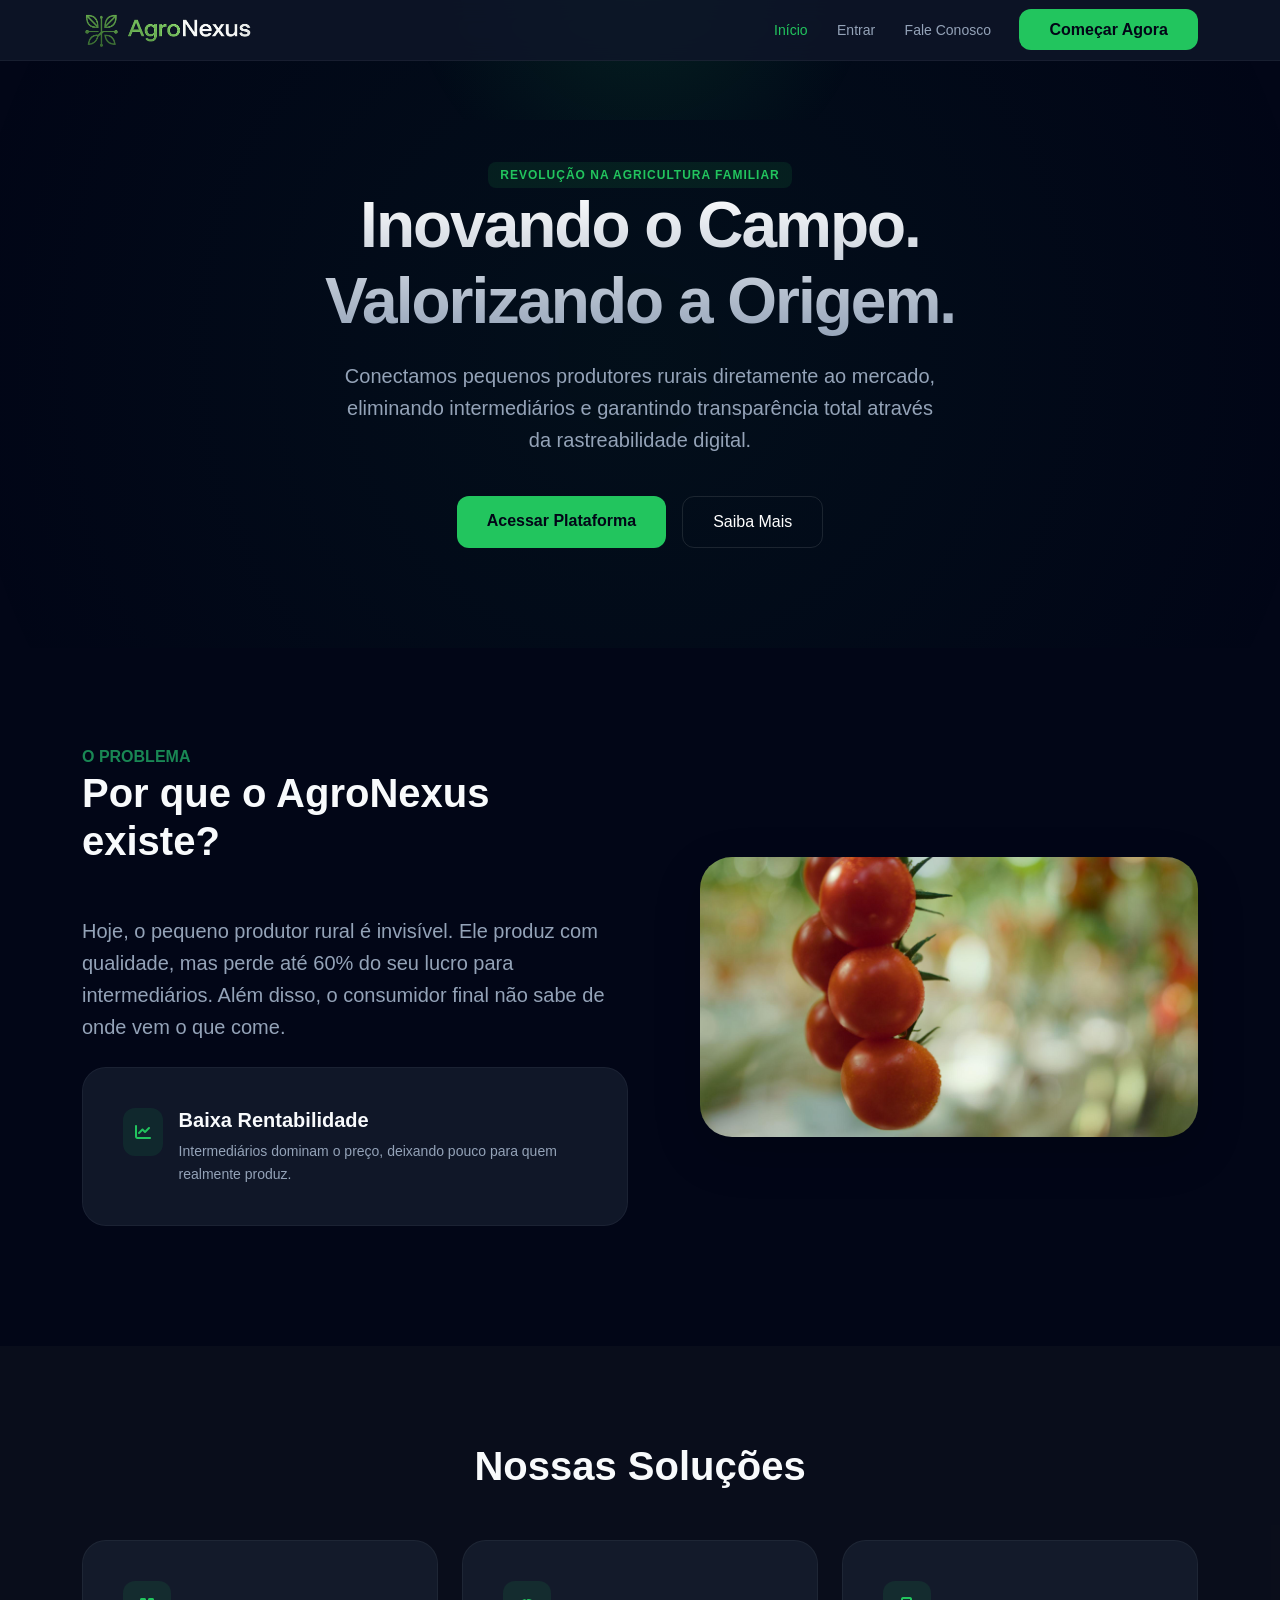
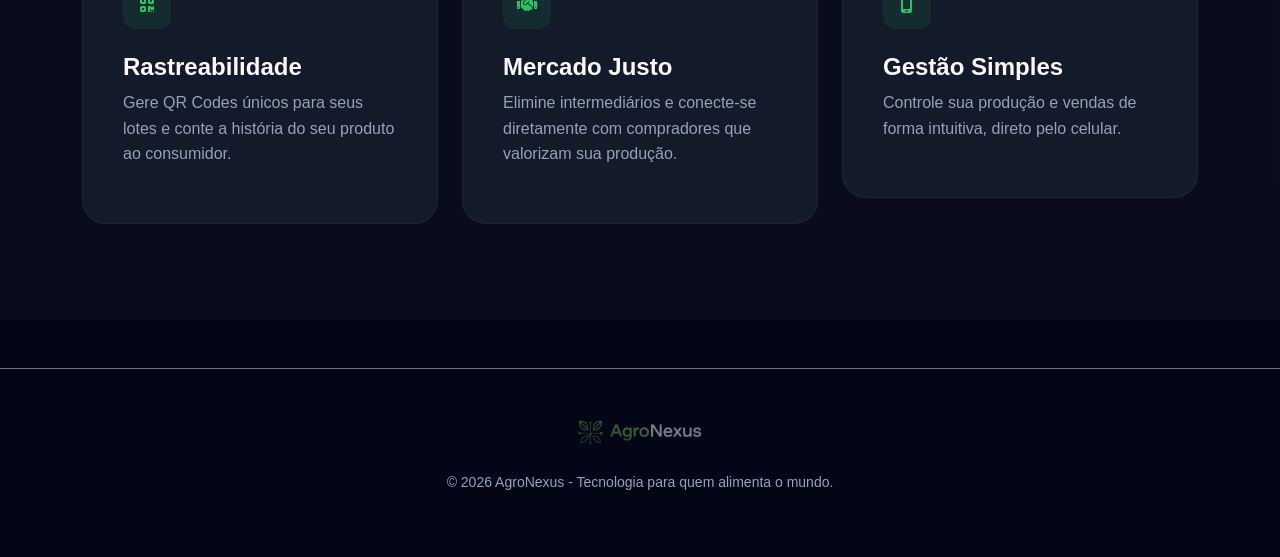
<file: index.html>
<!DOCTYPE html>
<html lang="pt-BR">
<head>
    <meta charset="UTF-8">
    <meta name="viewport" content="width=device-width, initial-scale=1.0">
    <title>AgroNexus | Conectando o Campo ao Futuro</title>
    <script src="https://cdn.jsdelivr.net/npm/bootstrap@5.3.6/dist/js/bootstrap.bundle.min.js"></script>
    <link href="https://cdn.jsdelivr.net/npm/bootstrap@5.3.6/dist/css/bootstrap.min.css" rel="stylesheet">
    <link rel="stylesheet" href="css/style.css">
    <link rel="stylesheet" href="https://cdnjs.cloudflare.com/ajax/libs/font-awesome/6.0.0/css/all.min.css">
</head>
<body>

    <div class="bg-glow"></div>

    <header class="header-modern">
        <div class="container d-flex justify-content-between align-items-center">
            <img src="./img/logo-agronexus.png.png" alt="Logo" style="height: 40px;">
            <nav>
                <a href="index.html" class="nav-link-custom active">Início</a>
                <a href="login.html" class="nav-link-custom">Entrar</a>
                <a href="contato.html" class="nav-link-custom">Fale Conosco</a>
                <a href="login.html" class="btn-primary-agro ms-4 text-decoration-none">Começar Agora</a>
            </nav>
        </div>
    </header>

    <main>
        <section class="hero-section">
            <div class="container">
                <span class="badge-agro mb-3">Revolução na Agricultura Familiar</span>
                <h1 class="hero-title">Inovando o Campo.<br>Valorizando a Origem.</h1>
                <p class="hero-subtitle">Conectamos pequenos produtores rurais diretamente ao mercado, eliminando intermediários e garantindo transparência total através da rastreabilidade digital.</p>
                <div class="d-flex justify-content-center gap-3">
                    <a href="login.html" class="btn-primary-agro text-decoration-none">Acessar Plataforma</a>
                    <a href="#problema" class="btn-outline-agro text-decoration-none">Saiba Mais</a>
                </div>
            </div>
        </section>

        <section id="problema" class="py-5">
            <div class="container py-5">
                <div class="row align-items-center">
                    <div class="col-lg-6">
                        <span class="text-success fw-bold">O PROBLEMA</span>
                        <h2 class="section-title">Por que o AgroNexus existe?</h2>
                        <p class="text-muted-custom fs-5 mb-4">Hoje, o pequeno produtor rural é invisível. Ele produz com qualidade, mas perde até 60% do seu lucro para intermediários. Além disso, o consumidor final não sabe de onde vem o que come.</p>
                        <div class="card-glass mb-4">
                            <div class="d-flex align-items-start">
                                <div class="card-icon me-3"><i class="fas fa-chart-line"></i></div>
                                <div>
                                    <h5 class="fw-bold">Baixa Rentabilidade</h5>
                                    <p class="text-muted-custom small mb-0">Intermediários dominam o preço, deixando pouco para quem realmente produz.</p>
                                </div>
                            </div>
                        </div>
                    </div>
                    <div class="col-lg-6">
                        <div class="ps-lg-5">
                            <img src="./img/tomate.jpg" alt="Agricultura" class="img-fluid rounded-5 shadow-lg">
                        </div>
                    </div>
                </div>
            </div>
        </section>

        <section class="py-5 bg-dark bg-opacity-25">
            <div class="container py-5">
                <div class="text-center mb-5">
                    <h2 class="section-title">Nossas Soluções</h2>
                </div>
                <div class="row g-4">
                    <div class="col-md-4">
                        <div class="card-glass">
                            <div class="card-icon"><i class="fas fa-qrcode"></i></div>
                            <h4 class="fw-bold">Rastreabilidade</h4>
                            <p class="text-muted-custom">Gere QR Codes únicos para seus lotes e conte a história do seu produto ao consumidor.</p>
                        </div>
                    </div>
                    <div class="col-md-4">
                        <div class="card-glass">
                            <div class="card-icon"><i class="fas fa-handshake"></i></div>
                            <h4 class="fw-bold">Mercado Justo</h4>
                            <p class="text-muted-custom">Elimine intermediários e conecte-se diretamente com compradores que valorizam sua produção.</p>
                        </div>
                    </div>
                    <div class="col-md-4">
                        <div class="card-glass">
                            <div class="card-icon"><i class="fas fa-mobile-alt"></i></div>
                            <h4 class="fw-bold">Gestão Simples</h4>
                            <p class="text-muted-custom">Controle sua produção e vendas de forma intuitiva, direto pelo celular.</p>
                        </div>
                    </div>
                </div>
            </div>
        </section>
    </main>

    <footer class="py-5 border-top border-secondary mt-5">
        <div class="container text-center">
            <img src="./img/logo-agronexus.png.png" alt="Logo" style="height: 30px;" class="mb-4 opacity-50">
            <p class="text-muted-custom small">© 2026 AgroNexus - Tecnologia para quem alimenta o mundo.</p>
        </div>
    </footer>
        <script src="./js/script.js"></script>
</body>
</html>
</file>
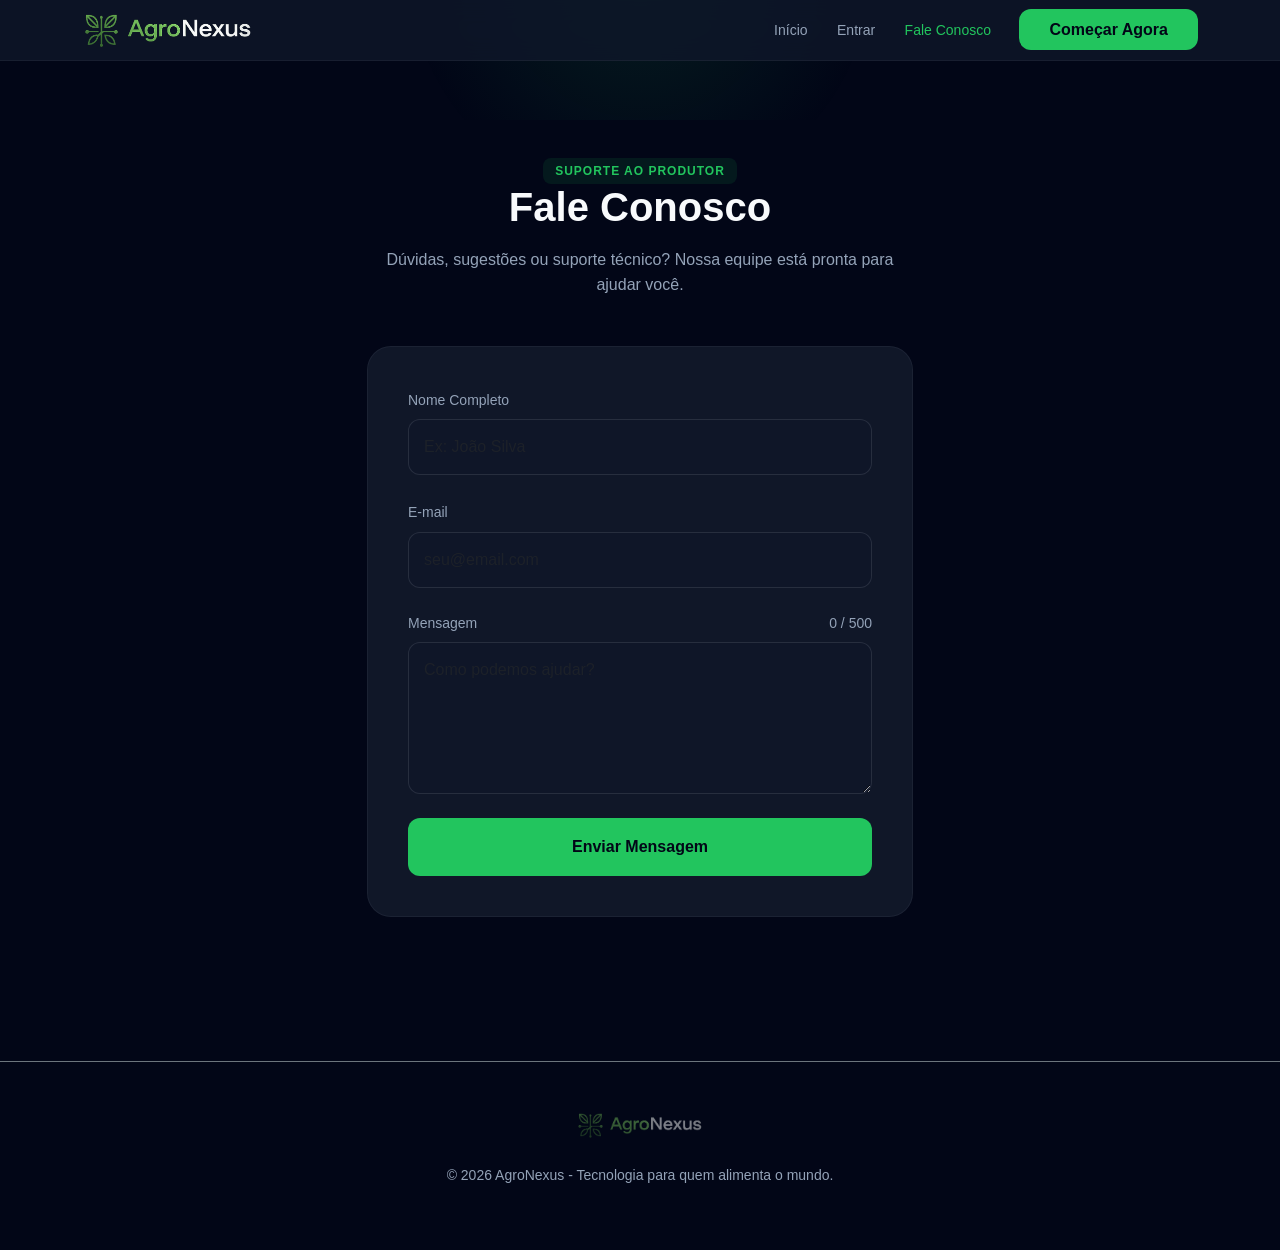
<file: contato.html>
<!DOCTYPE html>
<html lang="pt-BR">
<head>
    <meta charset="UTF-8">
    <meta name="viewport" content="width=device-width, initial-scale=1.0">
    <title>Contato | AgroNexus</title>
    <script src="https://cdn.jsdelivr.net/npm/bootstrap@5.3.6/dist/js/bootstrap.bundle.min.js"></script>
    <link href="https://cdn.jsdelivr.net/npm/bootstrap@5.3.6/dist/css/bootstrap.min.css" rel="stylesheet">
    <link rel="stylesheet" href="css/style.css">
    <link rel="stylesheet" href="https://cdnjs.cloudflare.com/ajax/libs/font-awesome/6.0.0/css/all.min.css">
</head>
<body>

    <div class="bg-glow"></div>

    <header class="header-modern">
        <div class="container d-flex justify-content-between align-items-center">
            <img src="./img/logo-agronexus.png.png" alt="Logo" style="height: 40px;">
            <nav>
                <a href="index.html" class="nav-link-custom">Início</a>
                <a href="login.html" class="nav-link-custom">Entrar</a>
                <a href="contato.html" class="nav-link-custom active">Fale Conosco</a>
                <a href="login.html" class="btn-primary-agro ms-4 text-decoration-none">Começar Agora</a>
            </nav>
        </div>
    </header>

    <main class="py-5">
        <div class="container py-5">
            <div class="row justify-content-center">
                <div class="col-lg-6">
                    <div class="text-center mb-5">
                        <span class="badge-agro mb-3">Suporte ao Produtor</span>
                        <h2 class="section-title mb-3">Fale Conosco</h2>
                        <p class="text-muted-custom">Dúvidas, sugestões ou suporte técnico? Nossa equipe está pronta para ajudar você.</p>
                    </div>

                    <div class="card-glass">
                        <form id="formContato">
                            <div class="mb-4">
                                <label class="form-label small text-muted-custom">Nome Completo</label>
                                <input type="text" id="nome" class="form-control input-modern" placeholder="Ex: João Silva">
                                <div class="invalid-feedback"></div>
                            </div>
                            
                            <div class="mb-4">
                                <label class="form-label small text-muted-custom">E-mail</label>
                                <input type="text" id="email" class="form-control input-modern" placeholder="seu@email.com">
                                <div class="invalid-feedback"></div>
                            </div>
                            
                            <div class="mb-4">
                                <label class="form-label d-flex justify-content-between">
                                    <span class="small text-muted-custom">Mensagem</span>
                                    <span id="charCount" class="small text-muted-custom">0 / 500</span>
                                </label>
                                <textarea id="mensagem" class="form-control input-modern" rows="5" placeholder="Como podemos ajudar?"></textarea>
                                <div class="invalid-feedback"></div>
                            </div>
                            
                            <button type="submit" class="btn-primary-agro w-100 py-3">Enviar Mensagem</button>
                        </form>
                    </div>
                </div>
            </div>
        </div>
    </main>

    <footer class="py-5 border-top border-secondary mt-5">
        <div class="container text-center">
            <img src="./img/logo-agronexus.png.png" alt="Logo" style="height: 30px;" class="mb-4 opacity-50">
            <p class="text-muted-custom small">© 2026 AgroNexus - Tecnologia para quem alimenta o mundo.</p>
        </div>
    </footer>
        <script src="./js/script.js"></script>
</body>
</html>
</file>
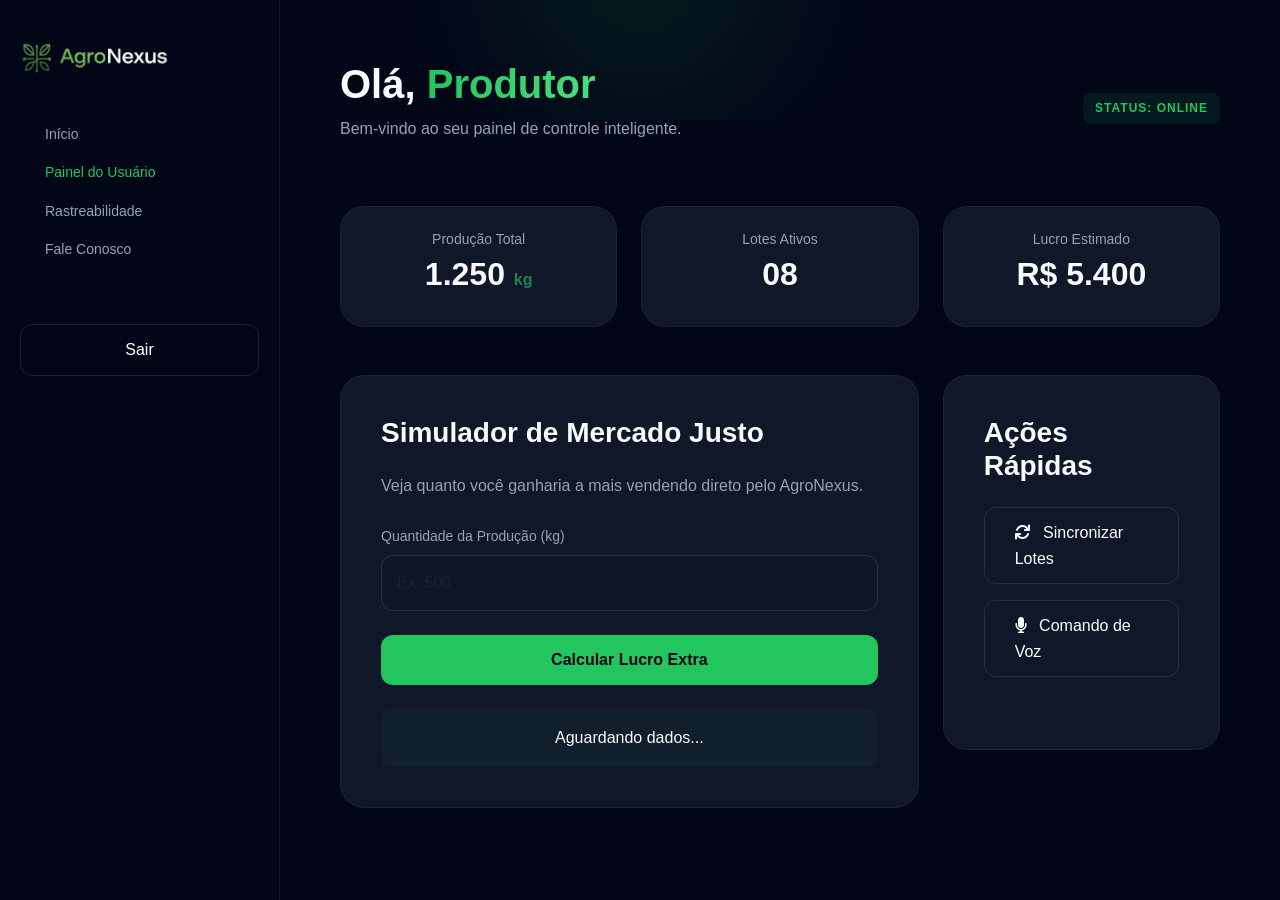
<file: dashboard.html>
<!DOCTYPE html>
<html lang="pt-BR">
<head>
    <meta charset="UTF-8">
    <meta name="viewport" content="width=device-width, initial-scale=1.0">
    <title>Dashboard | AgroNexus</title>
    <script src="https://cdn.jsdelivr.net/npm/bootstrap@5.3.6/dist/js/bootstrap.bundle.min.js"></script>
    <link href="https://cdn.jsdelivr.net/npm/bootstrap@5.3.6/dist/css/bootstrap.min.css" rel="stylesheet">
    <link rel="stylesheet" href="css/style.css">
    <link rel="stylesheet" href="https://cdnjs.cloudflare.com/ajax/libs/font-awesome/6.0.0/css/all.min.css">
</head>
<body>

<div class="bg-glow"></div>

<div class="app-container">
    <aside class="sidebar-modern">
        <img src="./img/logo-agronexus.png.png" alt="Logo" class="mb-5" style="width: 150px;">
        <nav>
            <a href="index.html" class="nav-link-custom mb-3 d-block">Início</a>
            <a href="dashboard.html" class="nav-link-custom active mb-3 d-block">Painel do Usuário</a>
            <a href="rastrear.html" class="nav-link-custom mb-3 d-block">Rastreabilidade</a>
            <a href="contato.html" class="nav-link-custom mb-3 d-block">Fale Conosco</a>
        </nav>
        <div class="mt-auto pt-5">
            <a href="index.html" class="btn-outline-agro w-100 text-decoration-none d-block text-center">Sair</a>
        </div>
    </aside>

    <main class="main-content">
        <header class="d-flex justify-content-between align-items-center mb-5">
            <div>
                <h1 class="fw-bold">Olá, <span class="text-gradient">Produtor</span></h1>
                <p class="text-muted-custom">Bem-vindo ao seu painel de controle inteligente.</p>
            </div>
            <div class="badge-agro">Status: Online</div>
        </header>

        <div class="row g-4 mb-5">
            <div class="col-md-4">
                <div class="card-glass text-center py-4">
                    <h5 class="text-muted-custom small">Produção Total</h5>
                    <h2 class="fw-bold">1.250 <span class="fs-6 text-success">kg</span></h2>
                </div>
            </div>
            <div class="col-md-4">
                <div class="card-glass text-center py-4">
                    <h5 class="text-muted-custom small">Lotes Ativos</h5>
                    <h2 class="fw-bold">08</h2>
                </div>
            </div>
            <div class="col-md-4">
                <div class="card-glass text-center py-4">
                    <h5 class="text-muted-custom small">Lucro Estimado</h5>
                    <h2 class="fw-bold">R$ 5.400</h2>
                </div>
            </div>
        </div>

        <div class="row g-4">
            <div class="col-lg-8">
                <div class="card-glass">
                    <h3 class="fw-bold mb-4">Simulador de Mercado Justo</h3>
                    <p class="text-muted-custom mb-4">Veja quanto você ganharia a mais vendendo direto pelo AgroNexus.</p>
                    
                    <div class="mb-4">
                        <label class="form-label small text-muted-custom">Quantidade da Produção (kg)</label>
                        <input type="number" id="qtdProducao" class="form-control input-modern" placeholder="Ex: 500">
                    </div>
                    
                    <button onclick="calcularLucro()" class="btn-primary-agro w-100 mb-4">Calcular Lucro Extra</button>
                    
                    <div id="resultadoLucro" class="p-3 rounded-3 text-center" style="background: rgba(34, 197, 94, 0.05);">
                        Aguardando dados...
                    </div>
                </div>
            </div>
            <div class="col-lg-4">
                <div class="card-glass">
                    <h3 class="fw-bold mb-4">Ações Rápidas</h3>
                    <button onclick="sincronizar()" class="btn-outline-agro w-100 mb-3 text-start"><i class="fas fa-sync me-2"></i> Sincronizar Lotes</button>
                    <button onclick="falar()" class="btn-outline-agro w-100 mb-3 text-start"><i class="fas fa-microphone me-2"></i> Comando de Voz</button>
                    <p id="textoIA" class="small text-center mt-2"></p>
                </div>
            </div>
        </div>
    </main>
        <script src="./js/script.js"></script>
</div>
</body>
</html>
</file>
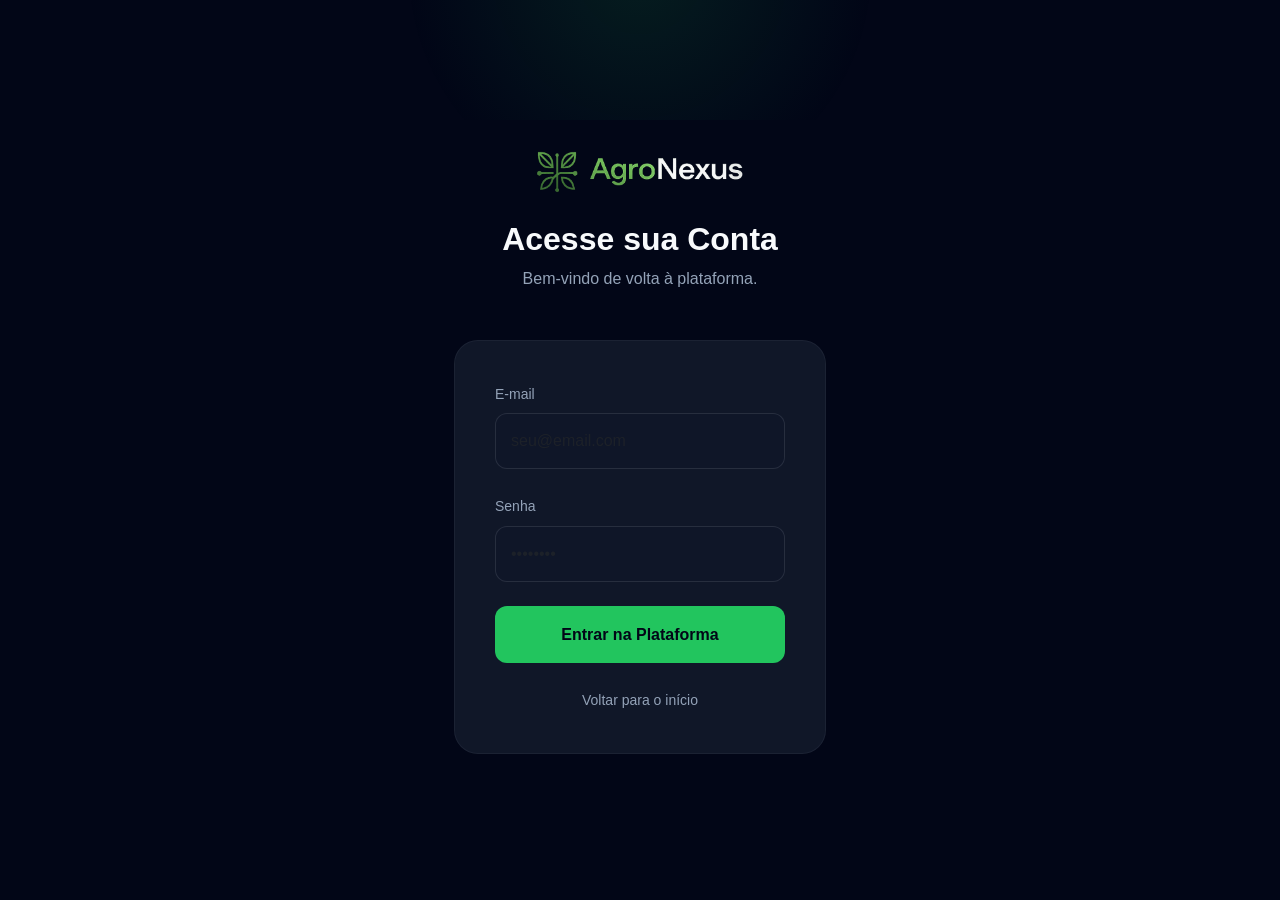
<file: login.html>
<!DOCTYPE html>
<html lang="pt-BR">
<head>
    <meta charset="UTF-8">
    <meta name="viewport" content="width=device-width, initial-scale=1.0">
    <title>Acesso | AgroNexus</title>
    <script src="https://cdn.jsdelivr.net/npm/bootstrap@5.3.6/dist/js/bootstrap.bundle.min.js"></script>
    <link href="https://cdn.jsdelivr.net/npm/bootstrap@5.3.6/dist/css/bootstrap.min.css" rel="stylesheet">
    <link rel="stylesheet" href="css/style.css">
</head>
<body>
    <div class="bg-glow"></div>

    <div class="container d-flex justify-content-center align-items-center" style="min-height: 100vh;">
        <div class="col-lg-4">
            <div class="text-center mb-5">
                <img src="./img/logo-agronexus.png.png" alt="Logo" style="height: 50px;" class="mb-4">
                <h2 class="fw-bold">Acesse sua Conta</h2>
                <p class="text-muted-custom">Bem-vindo de volta à plataforma.</p>
            </div>

            <div class="card-glass">
                <form action="dashboard.html">
                    <div class="mb-4">
                        <label class="form-label small text-muted-custom">E-mail</label>
                        <input type="email" class="form-control input-modern" placeholder="seu@email.com" required>
                    </div>
                    <div class="mb-4">
                        <label class="form-label small text-muted-custom">Senha</label>
                        <input type="password" class="form-control input-modern" placeholder="••••••••" required>
                    </div>
                    <button type="submit" class="btn-primary-agro w-100 py-3">Entrar na Plataforma</button>
                    <div class="mt-4 text-center">
                        <a href="index.html" class="text-muted-custom small text-decoration-none">Voltar para o início</a>
                    </div>
                </form>
            </div>
        </div>
    </div>
    
    <script src="./js/script.js"></script>
</body>
</html>
</file>
<file: css/style.css>
* {
    margin: 0;
    padding: 0;
    box-sizing: border-box;
}

body {
    background: #020617 !important;
    color: #f8fafc;
    font-family: 'Inter', -apple-system, BlinkMacSystemFont, 'Segoe UI', Roboto, sans-serif;
    line-height: 1.6;
}

.bg-glow {
    position: fixed;
    top: -20%;
    left: 50%;
    transform: translateX(-50%);
    width: 600px;
    height: 300px;
    background: radial-gradient(circle, rgba(34, 197, 94, 0.12) 0%, rgba(34, 197, 94, 0) 70%);
    z-index: -1;
    pointer-events: none;
    overflow: hidden;
}

.header-modern {
    background: rgba(15, 23, 42, 0.8) !important;
    backdrop-filter: blur(12px);
    border-bottom: 1px solid rgba(255, 255, 255, 0.05);
    padding: 10px 0 !important;
    position: sticky;
    top: 0;
    z-index: 1000;
    height: auto !important;
    min-height: unset !important;
    max-height: 80px !important;
}

.navbar-collapse {
    height: auto !important;
}

.nav-link-custom {
    color: #94a3b8;
    text-decoration: none;
    font-weight: 500;
    margin-left: 25px;
    transition: 0.3s;
    font-size: 14px;
}

.nav-link-custom:hover, .nav-link-custom.active {
    color: #22c55e;
}

.hero-section {
    padding: 100px 0;
    text-align: center;
    background: radial-gradient(circle at center, rgba(34, 197, 94, 0.05) 0%, transparent 100%);
}

.hero-title {
    font-size: 4rem;
    font-weight: 800;
    letter-spacing: -2px;
    margin-bottom: 20px;
    background: linear-gradient(180deg, #ffffff 0%, #94a3b8 100%);
    -webkit-background-clip: text;
    background-clip: text;
    -webkit-text-fill-color: transparent;
}

.hero-subtitle {
    font-size: 1.25rem;
    color: #94a3b8;
    max-width: 600px;
    margin: 0 auto 40px;
}

.card-glass {
    background: rgba(30, 41, 59, 0.5);
    border: 1px solid rgba(255, 255, 255, 0.05);
    border-radius: 24px;
    padding: 40px;
    transition: all 0.4s cubic-bezier(0.4, 0, 0.2, 1);
    height: max-content !important;
}

.card-glass:hover {
    background: rgba(30, 41, 59, 0.8);
    border-color: rgba(34, 197, 94, 0.3);
    transform: translateY(-10px);
    box-shadow: 0 20px 40px rgba(0, 0, 0, 0.4);
}

.card-icon {
    width: 48px;
    height: 48px;
    background: rgba(34, 197, 94, 0.1);
    border-radius: 12px;
    display: flex;
    align-items: center;
    justify-content: center;
    margin-bottom: 24px;
    color: #22c55e;
}

.app-container {
    display: flex;
    min-height: 100vh;
}

.sidebar-modern {
    width: 280px;
    background: #020617;
    border-right: 1px solid rgba(255, 255, 255, 0.05);
    padding: 40px 20px;
    position: fixed;
    height: 100vh;
}

.main-content {
    margin-left: 280px;
    flex-grow: 1;
    padding: 60px;
}

.btn-primary-agro {
    background: #22c55e;
    color: #020617;
    border: none;
    padding: 12px 30px;
    border-radius: 12px;
    font-weight: 600;
    transition: 0.3s;
}

.btn-primary-agro:hover {
    background: #4ade80;
    box-shadow: 0 0 20px rgba(34, 197, 94, 0.4);
    transform: scale(1.02);
}

.btn-outline-agro {
    background: transparent;
    border: 1px solid rgba(255, 255, 255, 0.1);
    color: #ffffff;
    padding: 12px 30px;
    border-radius: 12px;
    transition: 0.3s;
}

.btn-outline-agro:hover {
    background: rgba(255, 255, 255, 0.05);
    border-color: #ffffff;
}

.input-modern {
    background: rgba(15, 23, 42, 0.6);
    border: 1px solid rgba(255, 255, 255, 0.1);
    border-radius: 12px;
    padding: 15px;
    color: #ffffff;
    transition: 0.3s;
}

.input-modern:focus {
    background: rgba(15, 23, 42, 0.8);
    border-color: #22c55e;
    box-shadow: 0 0 0 4px rgba(34, 197, 94, 0.1);
    outline: none;
    color: #ffffff;
}

.text-gradient {
    background: linear-gradient(90deg, #22c55e 0%, #4ade80 100%);
    -webkit-background-clip: text;
    background-clip: text;
    -webkit-text-fill-color: transparent;
}

.text-muted-custom {
    color: #94a3b8;
}

.section-title {
    font-size: 2.5rem;
    font-weight: 700;
    margin-bottom: 50px;
}

.badge-agro {
    background: rgba(34, 197, 94, 0.1);
    color: #22c55e;
    padding: 6px 12px;
    border-radius: 8px;
    font-size: 12px;
    font-weight: 600;
    text-transform: uppercase;
    letter-spacing: 1px;
}
</file>
